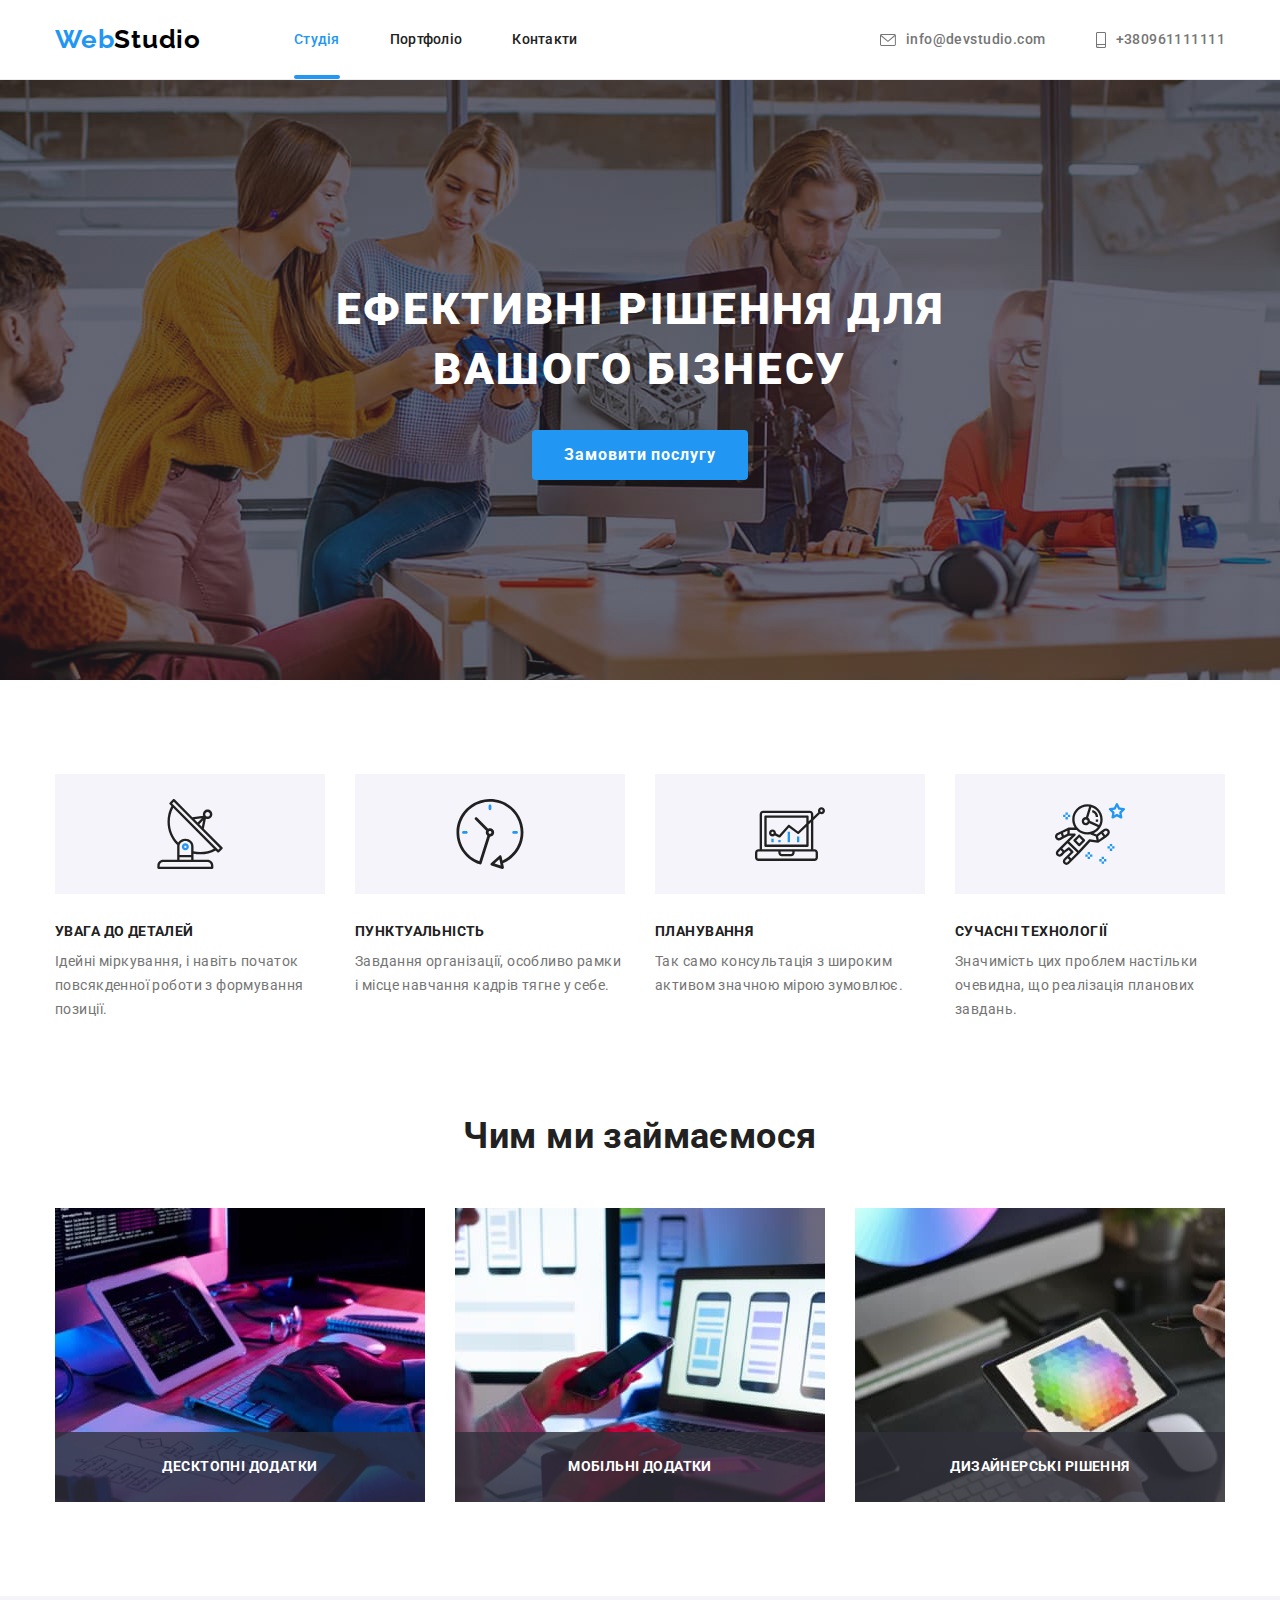
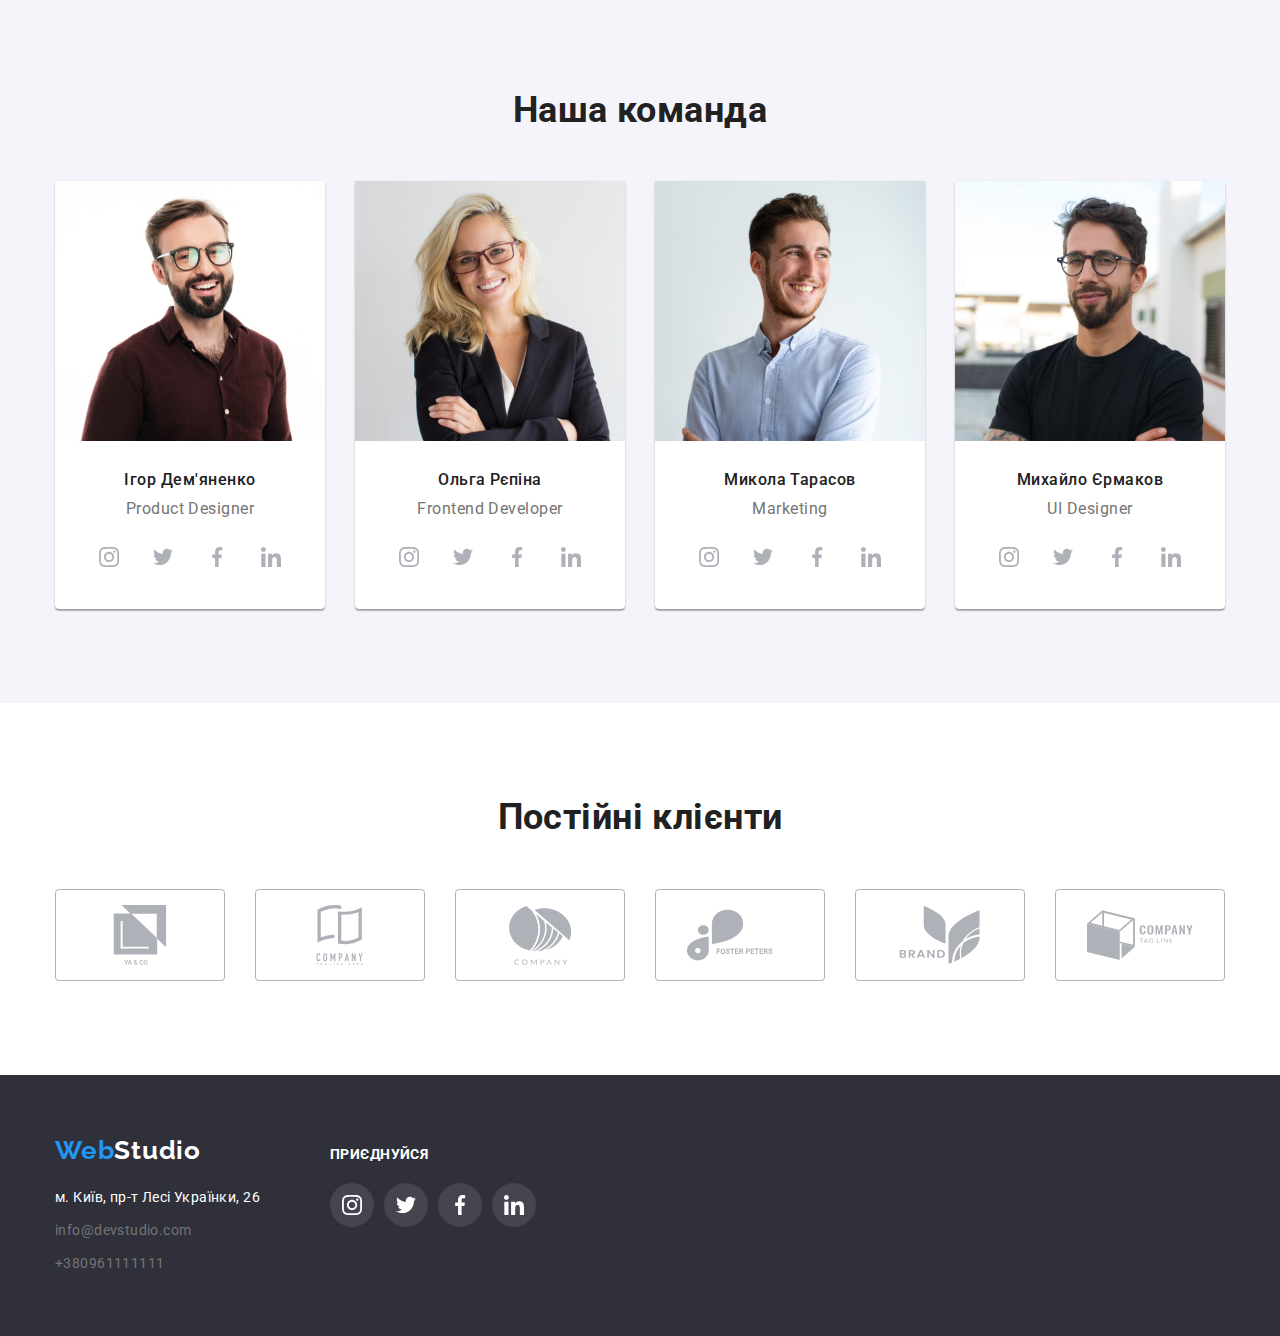
<file: index.html>
<!DOCTYPE html>
<html lang="uk">
<head>
    <meta charset="UTF-8">
    <meta http-equiv="X-UA-Compatible" content="IE=edge">
    <meta name="viewport" content="width=device-width, initial-scale=1.0">
    <title>Студія</title>
    <link rel="preconnect" href="https://fonts.googleapis.com">
    <link rel="preconnect" href="https://fonts.gstatic.com" crossorigin>
    <link href="https://fonts.googleapis.com/css2?family=Raleway:wght@700&family=Roboto:wght@400;500;700;900&display=swap" rel="stylesheet">
    <link rel="stylesheet" href="https://cdnjs.cloudflare.com/ajax/libs/modern-normalize/1.1.0/modern-normalize.min.css">
    <link rel="stylesheet" href="./css/style.css" />
</head>

<body>
    <!--Шапка-->
    <header class="header-container">
        <div class="container container-items">
            <a class="logoweb link" href="./index.html">Web<span class="logostudio">Studio</span>
            </a>
    
            <nav class="navigation">
                <ul class="navigation-items">
                    <li><a class="navigation-link link current navline" href="./index.html">Студія</a></li>
                    <li><a class="navigation-link link" href="./portfolio.html">Портфоліо</a></li>
                    <li><a class="navigation-link link" href="">Контакти</a></li>
                </ul>
            </nav>
    
            <ul class="header-contacts">
                <li>
                    <a class="header-mail link" href=mailto:info@devstudio.com>
                        <svg class="headermail-icon">
                            <use href="./images/symbol-defs.svg#icon-envelope"></use>
                        </svg>info@devstudio.com
                    </a>
                </li>
                <li>
                    <a class="header-tel link" href=tel:+380961111111>
                        <svg class="headertel-icon">
                            <use href="./images/symbol-defs.svg#icon-tel"></use>
                        </svg>+380961111111
                    </a>
                </li>
            </ul>
        </div>
    </header>

    <!--Герой-->
    <main>
        <section class="hero">
            <div class="hero-container container">
                <h1 class="herotext">Ефективні рішення для вашого бізнесу</h1>
                <button type="button" class="button" data-modal-open>Замовити послугу
                </button>
            </div>
        </section>
    
    <!--Якості студії-->
        <section class="benefits section" >
            <div class="container">
                <h2 class="visually-hidden">Якості</h2>
                <ul class="benefits-items">
                <li class="benefits-container">
                    <div class="benefits-iconbox">
                        <svg class="benefits-icon">
                            <use href="./images/symbol-defs.svg#icon-antenna"></use>
                        </svg>
                    </div>
                    <h3 class="benefits-titles">Увага до деталей</h3>
                    <p class="benefits-p">Ідейні міркування, і навіть початок повсякденної роботи з формування позиції.</p>
                </li>
                <li class="benefits-container">
                    <div class="benefits-iconbox">
                        <svg class="benefits-icon">
                            <use href="./images/symbol-defs.svg#icon-clock"></use>
                        </svg>
                    </div>
                    <h3 class="benefits-titles">Пунктуальність</h3>
                    <p class="benefits-p">Завдання організації, особливо рамки і місце навчання кадрів тягне у себе.</p>
                </li>
                <li class="benefits-container">
                    <div class="benefits-iconbox">
                        <svg class="benefits-icon">
                            <use href="./images/symbol-defs.svg#icon-diagram"></use>
                        </svg>
                    </div>
                    <h3 class="benefits-titles">Планування</h3>
                    <p class="benefits-p">Так само консультація з широким активом значною мірою зумовлює.</p>
                </li>
                <li class="benefits-container">
                    <div class="benefits-iconbox">
                        <svg class="benefits-icon">
                            <use href="./images/symbol-defs.svg#icon-astronaut"></use>
                        </svg>
                    </div>
                    <h3 class="benefits-titles">Сучасні технології</h3>
                    <p class="benefits-p">Значимість цих проблем настільки очевидна, що реалізація планових завдань.</p>
                </li>
                </ul>
            </div>
        </section>

    <!--Чим займаємось-->
        <section class="ourworks section">
            <div class="container">
            <h2 class="secondary-title">Чим ми займаємося</h2>
            <ul class="works-items">
                <li class="works-item">
                    <img src="./images/box1Sq.jpg" alt="обробка фотографій" width="370">
                    <p class="workcard-text">Десктопні додатки</p>
                </li>
                <li class="works-item">
                    <img src="./images/box2Sq.jpg" alt="обробка фотографій" width="370">
                    <p class="workcard-text">Мобільні додатки</p>
                </li>
                <li class="works-item">
                    <img src="./images/box3Sq.jpg" alt="обробка фотографій" width="370">
                    <p class="workcard-text">Дизайнерські рішення</p>
                </li>
            </ul> 
            </div>
        </section>
        
        <!--Наша команда-->
        <section class="ourteam section">
            <div class="container">
            <h2 class="secondary-title">Наша команда</h2>
            <ul class="specialists">
                <li class="specialist">
                    <img src="./images/1IgorSq.jpg" alt="фото Ігор Дем'яненко" width="270">
                    <div class="ourteamtext">
                    <h3 class="ourteam-titles">Ігор Дем'яненко</h3>
                    <p class="ourteam-p">Product Designer</p>
                    <ul class="specialistlink-items">
                        <li class="specialist-item">
                            <a class="specialistlink" href="https://www.instagram.com/">
                                <svg class="specialistlink-icon">
                                    <use href="./images/symbol-defs.svg#icon-instagram">
                                    </use>
                                </svg>
                            </a>
                        </li>
                        <li class="specialist-item">
                            <a class="specialistlink" href="https://twitter.com/">
                                <svg class="specialistlink-icon">
                                    <use href="./images/symbol-defs.svg#icon-twitter">
                                    </use>
                                </svg>
                            </a>
                        </li>
                        <li class="specialist-item">
                            <a class="specialistlink" href="https://www.facebook.com/">
                                <svg class="specialistlink-icon">
                                    <use href="./images/symbol-defs.svg#icon-facebook">
                                    </use>
                                </svg>
                            </a>
                        </li>
                        <li class="specialist-item">
                            <a class="specialistlink" href="https://www.linkedin.com/">
                                <svg class="specialistlink-icon">
                                    <use href="./images/symbol-defs.svg#icon-linkedin">
                                    </use>
                                </svg>
                            </a>
                        </li> 
                    </ul>                       
                    </div>
                </li>
                <li class="specialist">
                    <img src="./images/2OlgaSq.jpg" alt="фото Ольга Рєпіна" width="270">
                    <div class="ourteamtext">
                    <h3 class="ourteam-titles">Ольга Рєпіна</h3>
                    <p class="ourteam-p">Frontend Developer</p>
                    <ul class="specialistlink-items">
                        <li class="specialist-item">
                            <a class="specialistlink" href="https://www.instagram.com/">
                                <svg class="specialistlink-icon">
                                    <use href="./images/symbol-defs.svg#icon-instagram">
                                    </use>
                                </svg>
                            </a>
                        </li>
                        <li class="specialist-item">
                            <a class="specialistlink" href="https://twitter.com/">
                                <svg class="specialistlink-icon">
                                    <use href="./images/symbol-defs.svg#icon-twitter">
                                    </use>
                                </svg>
                            </a>
                        </li>
                        <li class="specialist-item">
                            <a class="specialistlink" href="https://www.facebook.com/">
                                <svg class="specialistlink-icon">
                                    <use href="./images/symbol-defs.svg#icon-facebook">
                                    </use>
                                </svg>
                            </a>
                        </li>
                        <li class="specialist-item">
                            <a class="specialistlink" href="https://www.linkedin.com/">
                                <svg class="specialistlink-icon">
                                    <use href="./images/symbol-defs.svg#icon-linkedin">
                                    </use>
                                </svg>
                            </a>
                        </li>
                    </ul>
                    </div>
                </li>
                <li class="specialist">
                    <img src="./images/3MykolaSq.jpg" alt="фото Микола Тарасов" width="270">
                    <div class="ourteamtext">
                    <h3 class="ourteam-titles">Микола Тарасов</h3>
                    <p class="ourteam-p">Marketing</p>
                    <ul class="specialistlink-items">
                        <li class="specialist-item">
                            <a class="specialistlink" href="https://www.instagram.com/">
                                <svg class="specialistlink-icon">
                                    <use href="./images/symbol-defs.svg#icon-instagram">
                                    </use>
                                </svg>
                            </a>
                        </li>
                        <li class="specialist-item">
                            <a class="specialistlink" href="https://twitter.com/">
                                <svg class="specialistlink-icon">
                                    <use href="./images/symbol-defs.svg#icon-twitter">
                                    </use>
                                </svg>
                            </a>
                        </li>
                        <li class="specialist-item">
                            <a class="specialistlink" href="https://www.facebook.com/">
                                <svg class="specialistlink-icon">
                                    <use href="./images/symbol-defs.svg#icon-facebook">
                                    </use>
                                </svg>
                            </a>
                        </li>
                        <li class="specialist-item">
                            <a class="specialistlink" href="https://www.linkedin.com/">
                                <svg class="specialistlink-icon">
                                    <use href="./images/symbol-defs.svg#icon-linkedin">
                                    </use>
                                </svg>
                            </a>
                        </li>
                    </ul>
                    </div>
                </li>
                <li class="specialist">
                    <img src="./images/4MykhailoSq.jpg" alt="фото Михайло Єрмаков" width="270">
                    <div class="ourteamtext">
                    <h3 class="ourteam-titles">Михайло Єрмаков</h3>
                    <p class="ourteam-p">UI Designer</p>
                    <ul class="specialistlink-items">
                        <li class="specialist-item">
                            <a class="specialistlink" href="https://www.instagram.com/">
                                <svg class="specialistlink-icon">
                                    <use href="./images/symbol-defs.svg#icon-instagram">
                                    </use>
                                </svg>
                            </a>
                        </li>
                        <li class="specialist-item">
                            <a class="specialistlink" href="https://twitter.com/">
                                <svg class="specialistlink-icon">
                                    <use href="./images/symbol-defs.svg#icon-twitter">
                                    </use>
                                </svg>
                            </a>
                        </li>
                        <li class="specialist-item">
                            <a class="specialistlink" href="https://www.facebook.com/">
                                <svg class="specialistlink-icon">
                                    <use href="./images/symbol-defs.svg#icon-facebook">
                                    </use>
                                </svg>
                            </a>
                        </li>
                        <li class="specialist-item">
                            <a class="specialistlink" href="https://www.linkedin.com/">
                                <svg class="specialistlink-icon">
                                    <use href="./images/symbol-defs.svg#icon-linkedin">
                                    </use>
                                </svg>
                            </a>
                        </li>
                    </ul>
                    </div>
                </li>
            </ul>
            </div>
        </section>

        <!--Постійні клієнти-->
        <section class="ourclients section">
            <div class="container">
                <h2 class="secondary-title">Постійні клієнти</h2>
                <ul class="client-items">
                    <li class="client-item">
                        <a class="client-button" href="#">
                        <svg class="client-icon">
                            <use href="./images/symbol-defs.svg#icon-group1"></use>
                        </svg>
                        </a>
                    </li>
                    <li class="client-item">
                        <a class="client-button" href="#">
                                <svg class="client-icon">
                                    <use href="./images/symbol-defs.svg#icon-group2"></use>
                                </svg>
                        </a>
                    </li>
                    <li class="client-item">
                        <a class="client-button" href="#">
                        <svg class="client-icon">
                            <use href="./images/symbol-defs.svg#icon-group3"></use>
                        </svg>
                        </a>
                    </li>
                    <li class="client-item">
                        <a class="client-button" href="#">
                                <svg class="client-icon">
                                    <use href="./images/symbol-defs.svg#icon-group4"></use>
                                </svg>
                        </a>
                    </li>
                    <li class="client-item">
                        <a class="client-button" href="#">
                                <svg class="client-icon">
                                    <use href="./images/symbol-defs.svg#icon-group5"></use>
                                </svg>
                        </a>
                    </li>
                    <li class="client-item">
                        <a class="client-button" href="#">
                                <svg class="client-icon">
                                    <use href="./images/symbol-defs.svg#icon-group6"></use>
                                </svg>
                        </a>
                    </li>
                </ul>
            </div>
        </section>
    </main>
    
    <!--Підвал-->
    <footer class="footer">
        <div class="container footer-conteiner">
            <div class="footer-contacts">
        <a class="footer-logoweb link" href="./index.html">Web<span class="footer-logostudio">Studio</span>
        </a>
        <address>
            <ul>
                <li class="contactlist-item">
                    <a class="contact-link link" href="https://goo.gl/maps/CPtrU1FHBa2aNyZL9" target="_blank"
                        rel="noopener noreferrer nofollow">
                        м. Київ, пр-т Лесі Українки, 26</a>
                </li>
                <li class="contactlist-item">
                    <a class="contact-list link" href="mailto:info@devstudio.com">info@devstudio.com</a>
                </li>
                <li class="contactlist-item">
                    <a class="contact-list link" href="tel:+380961111111">+380961111111</a>
                </li>
                </ul>
        </address>
            </div>
            
            <div class="footer-join">
                <p>Приєднуйся</p>
                <ul class="footer-icons">
                    <li class="footer-icon">
                        <a class="footerlink" href="https://www.instagram.com/">
                            <svg class="footertlink-icon">
                                <use href="./images/symbol-defs.svg#icon-instagram">
                                </use>
                            </svg>
                        </a>
                    </li>
                    <li class="footer-icon">
                        <a class="footerlink" href="https://twitter.com/">
                            <svg class="footertlink-icon">
                                <use href="./images/symbol-defs.svg#icon-twitter">
                                </use>
                            </svg>
                        </a>
                    </li>
                    <li class="footer-icon">
                        <a class="footerlink" href="https://www.facebook.com/">
                            <svg class="footertlink-icon">
                                <use href="./images/symbol-defs.svg#icon-facebook">
                                </use>
                            </svg>
                        </a>
                    </li>
                    <li class="footer-icon">
                        <a class="footerlink" href="https://www.linkedin.com/">
                            <svg class="footertlink-icon">
                                <use href="./images/symbol-defs.svg#icon-linkedin">
                                </use>
                            </svg>
                        </a>
                    </li>
                </ul>
            </div>
        </div>
    </footer>
    <div class="backdrop is-hidden" data-modal>
        <div class="modal">
            <button type="button" class="closebutton" data-modal-close>
                <svg class="closebutton-icon">
                    <use href="./images/symbol-defs.svg#icon-close">
                        
                    </use>
                </svg>
            </button>
        </div>
    </div>
<script src="./js/modal.js"></script>

</body>

</html>
</file>
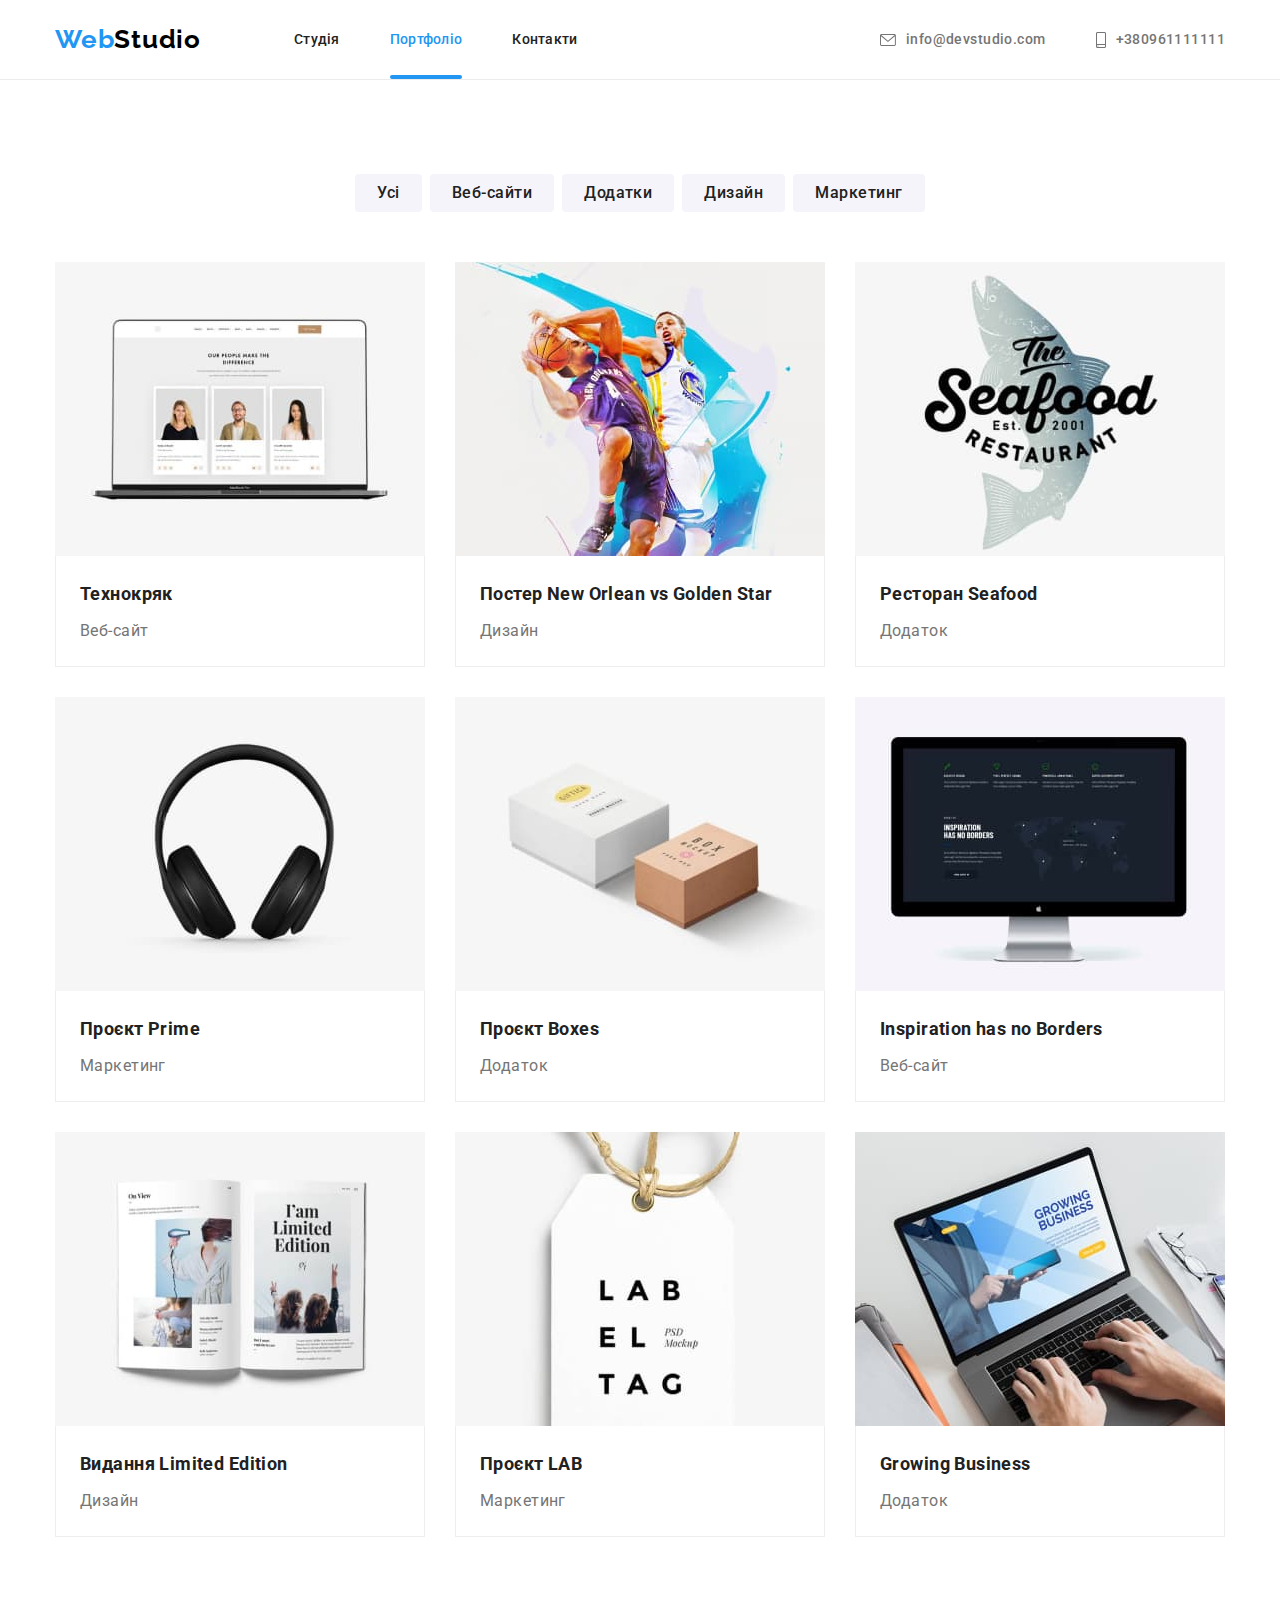
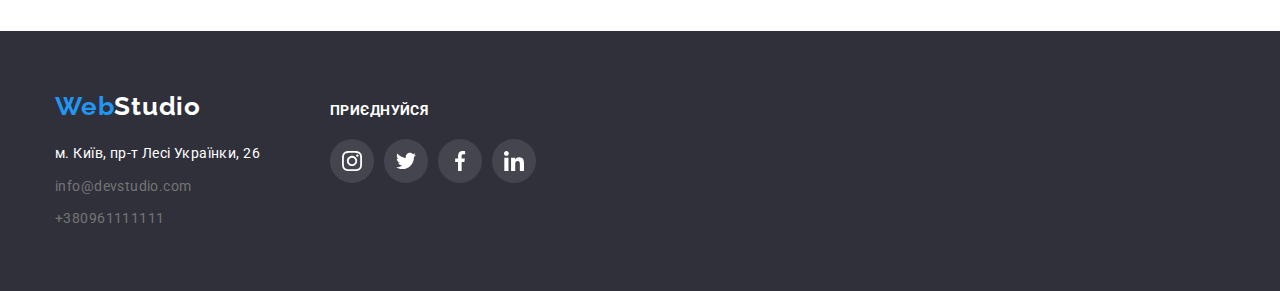
<file: portfolio.html>
<!DOCTYPE html>
<html lang="uk">
<head>
    <meta charset="UTF-8">
    <meta http-equiv="X-UA-Compatible" content="IE=edge">
    <meta name="viewport" content="width=device-width, initial-scale=1.0">
    <title>Портфоліо</title>
    <link rel="preconnect" href="https://fonts.googleapis.com">
    <link rel="preconnect" href="https://fonts.gstatic.com" crossorigin>
    <link href="https://fonts.googleapis.com/css2?family=Raleway:wght@700&family=Roboto:wght@400;500;700;900&display=swap" rel="stylesheet">
    <link rel="stylesheet" href="https://cdnjs.cloudflare.com/ajax/libs/modern-normalize/1.1.0/modern-normalize.min.css">
    <link rel="stylesheet" href="./css/style.css" />
</head>

<body class="body">
    <!--Шапка-->
    <header class="header-container">
        <div class="container container-items">
            <a class="logoweb link" href="./index.html">Web<span class="logostudio">Studio</span>
            </a>
    
            <nav class="navigation">
                <ul class="navigation-items">
                    <li><a class="navigation-link link" href="./index.html">Студія</a></li>
                    <li><a class="navigation-link link current navline" href="./portfolio.html">Портфоліо</a></li>
                    <li><a class="navigation-link link" href="">Контакти</a></li>
                </ul>
            </nav>
            
            <ul class="header-contacts">
                <li>
                    <a class="header-mail link" href=mailto:info@devstudio.com>
                        <svg class="headermail-icon">
                        <use href="./images/symbol-defs.svg#icon-envelope"></use>
                        </svg>info@devstudio.com
                    </a>
                </li>
                <li>
                    <a class="header-tel link" href=tel:+380961111111>
                        <svg class="headertel-icon">
                        <use href="./images/symbol-defs.svg#icon-tel"></use>
                        </svg>+380961111111
                    </a>
                </li>
            </ul>
        </div>
    </header>
    
    <main>
        
        <!--Фільтр-->
        <section class="allworks section">
            <div class="container">
            <h1 class="visually-hidden">Наші роботи</h1>
            <ul class="filterbuttons">
                <li class="filterbutton-item"><button type="button" class="filterbutton">Усі</button></li>
                <li class="filterbutton-item"><button type="button" class="filterbutton">Веб-сайти</button></li>
                <li class="filterbutton-item"><button type="button" class="filterbutton">Додатки</button></li>
                <li class="filterbutton-item"><button type="button" class="filterbutton">Дизайн</button></li>
                <li class="filterbutton-item"><button type="button" class="filterbutton">Маркетинг</button></li>
            </ul>

        <!--Всі роботи-->
            
            <ul class="example-items">
                <li class="example">
                    <a class="link example-hover" href="">
                        <div class="examplecard">
                    <img src="./images/workphoto1.jpg" alt="зображення веб-сайт" width="370">
                        <p class="examplecard-text">
                            Ресурс пропонує комплексні пропозиції з різним рівнем функціоналу та сервісів. Все це дозволить відвідувачу отримати вичерпні відомості про компанію чи приватну особу.
                        </p>
                        </div>
                        <div class="exampletext">
                            <h2 class="allworks-titles">Технокряк</h2>
                            <p class="allworks-p">Веб-сайт</p>
                        </div>
                    </a>
                </li>
                <li class="example">
                    <a class="link example-hover" href="">
                    <div class="examplecard">
                    <img src="./images/workphoto2.jpg" alt="зображення веб-сайт" width="370">
                        <p class="examplecard-text">
                            Ресурс пропонує комплексні пропозиції з різним рівнем функціоналу та сервісів. Все це дозволить відвідувачу отримати вичерпні відомості про компанію чи приватну особу.
                        </p>
                        </div>                      <div class="exampletext">
                            <h2 class="allworks-titles">Постер New Orlean vs Golden Star</h2>
                            <p class="allworks-p">Дизайн</p>
                        </div>
                    </a>
                </li>
                <li class="example">
                    <a class="link example-hover" href="/">
                    <div class="examplecard">
                    <img src="./images/workphoto3.jpg" alt="зображення веб-сайт" width="370">
                        <p class="examplecard-text">
                            Ресурс пропонує комплексні пропозиції з різним рівнем функціоналу та сервісів. Все це дозволить відвідувачу отримати вичерпні відомості про компанію чи приватну особу.
                        </p>
                        </div>                       <div class="exampletext">
                            <h2 class="allworks-titles">Ресторан Seafood</h2>
                            <p class="allworks-p">Додаток</p>
                        </div>
                    </a>
                </li>
                <li class="example">
                    <a class="link example-hover" href="/">
                    <div class="examplecard">
                    <img src="./images/workphoto4.jpg" alt="зображення веб-сайт" width="370">
                        <p class="examplecard-text">
                            Ресурс пропонує комплексні пропозиції з різним рівнем функціоналу та сервісів. Все це дозволить відвідувачу отримати вичерпні відомості про компанію чи приватну особу.
                        </p>
                        </div>
                        <div class="exampletext">
                            <h2 class="allworks-titles">Проєкт Prime</h2>
                            <p class="allworks-p">Маркетинг</p>
                        </div>
                    </a>
                </li>
                <li class="example">
                    <a class="link example-hover" href="/">
                    <div class="examplecard">
                    <img src="./images/workphoto5.jpg" alt="зображення веб-сайт" width="370">
                        <p class="examplecard-text">
                            Ресурс пропонує комплексні пропозиції з різним рівнем функціоналу та сервісів. Все це дозволить відвідувачу отримати вичерпні відомості про компанію чи приватну особу.
                        </p>
                        </div>                       <div class="exampletext">
                            <h2 class="allworks-titles">Проєкт Boxes</h2>
                            <p class="allworks-p">Додаток</p>
                        </div>
                    </a>
                </li>
                <li class="example">
                    <a class="link example-hover" href="/">
                    <div class="examplecard">
                    <img src="./images/workphoto6.jpg" alt="зображення веб-сайт" width="370">
                        <p class="examplecard-text">
                            Ресурс пропонує комплексні пропозиції з різним рівнем функціоналу та сервісів. Все це дозволить відвідувачу отримати вичерпні відомості про компанію чи приватну особу.
                        </p>
                        </div>                        <div class="exampletext">
                            <h2 class="allworks-titles">Inspiration has no Borders</h2>
                            <p class="allworks-p">Веб-сайт</p>
                        </div>
                    </a>
                </li>
                <li class="example">
                    <a class="link example-hover" href="/">
                    <div class="examplecard">
                    <img src="./images/workphoto7.jpg" alt="зображення веб-сайт" width="370">
                        <p class="examplecard-text">
                            Ресурс пропонує комплексні пропозиції з різним рівнем функціоналу та сервісів. Все це дозволить відвідувачу отримати вичерпні відомості про компанію чи приватну особу.
                        </p>
                        </div>                      <div class="exampletext">
                            <h2 class="allworks-titles">Видання Limited Edition</h2>
                        <p class="allworks-p">Дизайн</p>
                        </div>
                    </a>
                </li>
                <li class="example">
                    <a class="link example-hover" href="/">
                    <div class="examplecard">
                    <img src="./images/workphoto8.jpg" alt="зображення веб-сайт" width="370">
                        <p class="examplecard-text">
                            Ресурс пропонує комплексні пропозиції з різним рівнем функціоналу та сервісів. Все це дозволить відвідувачу отримати вичерпні відомості про компанію чи приватну особу.
                        </p>
                        </div>
                        <div class="exampletext">
                            <h2 class="allworks-titles">Проєкт LAB</h2>
                            <p class="allworks-p">Маркетинг</p>
                        </div>
                    </a>
                </li>
                <li class="example">
                    <a class="link example-hover" href="/">
                    <div class="examplecard">
                    <img src="./images/workphoto9.jpg" alt="зображення веб-сайт" width="370">
                        <p class="examplecard-text">
                            Ресурс пропонує комплексні пропозиції з різним рівнем функціоналу та сервісів. Все це дозволить відвідувачу отримати вичерпні відомості про компанію чи приватну особу.
                        </p>
                        </div>                       <div class="exampletext">
                            <h2 class="allworks-titles">Growing Business</h2>
                            <p class="allworks-p">Додаток</p>
                        </div>
                    </a>
                </li>
            </ul>
            </div>
        </section>
    </main>

    <!--Підвал-->
    <footer class="footer">
        <div class="container footer-conteiner" >
                <div class="footer-contacts">
                    <a class="footer-logoweb link" href="./index.html">Web<span class="footer-logostudio">Studio</span>
                    </a>
                    <address>
                        <ul>
                            <li class="contactlist-item">
                                <a class="contact-link link" href="https://goo.gl/maps/CPtrU1FHBa2aNyZL9" target="_blank"
                                    rel="noopener noreferrer nofollow">
                                    м. Київ, пр-т Лесі Українки, 26</a>
                            </li>
                            <li class="contactlist-item">
                                <a class="contact-list link" href="mailto:info@devstudio.com">info@devstudio.com</a>
                            </li>
                            <li class="contactlist-item">
                                <a class="contact-list link" href="tel:+380961111111">+380961111111</a>
                            </li>
                        </ul>
                    </address>
                </div>
    
                <div class="footer-join">
                    <p>Приєднуйся</p>
                    <ul class="footer-icons">
                        <li class="footer-icon">
                            <a class="footerlink" href="https://www.instagram.com/">
                                <svg class="footertlink-icon">
                                    <use href="./images/symbol-defs.svg#icon-instagram">
                                    </use>
                                </svg>
                            </a>
                        </li>
                        <li class="footer-icon">
                            <a class="footerlink" href="https://twitter.com/">
                                <svg class="footertlink-icon">
                                    <use href="./images/symbol-defs.svg#icon-twitter">
                                    </use>
                                </svg>
                            </a>
                        </li>
                        <li class="footer-icon">
                            <a class="footerlink" href="https://www.facebook.com/">
                                <svg class="footertlink-icon">
                                    <use href="./images/symbol-defs.svg#icon-facebook">
                                    </use>
                                </svg>
                            </a>
                        </li>
                        <li class="footer-icon">
                            <a class="footerlink" href="https://www.linkedin.com/">
                                <svg class="footertlink-icon">
                                    <use href="./images/symbol-defs.svg#icon-linkedin">
                                    </use>
                                </svg>
                            </a>
                        </li>
                    </ul>
                </div>
        </div>
    </footer>
    
    
    </body>
    
    </html>
</file>
<file: css/style.css>
:root {
    --titletext-color: #212121;
    --p-color: #757575;
    --hover-color: #2196F3;
    --textwhite-color: #ffffff;
    --backgroundfilter-color: #EEEEEE;
    --footerbgc-color: #2F303A;
    
    --noname-color: #F5F4FA;
    --noname-color: #FFFFFF 60%;
    --noname-color: #000000;
    --headerline-color: #ECECEC;
}

body{
    font-family: 'Roboto', 'Raleway', sans-serif;
    background-color: #ffffff;
    color: #757575;
    font-size: 14px;
    letter-spacing: 0.03em;
}

ul,h2,p{
    list-style: none;
    margin: 0;
    padding: 0;
}

img{
    display: block;
    margin: 0;
    padding: 0;
    max-width: 100%;
    height: auto;
}

.section{
    padding-top: 94px;
    padding-bottom: 94px;
}

.container{
    margin-left: auto;
    margin-right: auto;
    width: 1200px;
    padding: 0 15px;
}

.link{
    text-decoration: none;
}
.visually-hidden {
    position: absolute;
    width: 1px;
    height: 1px;
    margin: -1px;
    border: 0;
    padding: 0;
    white-space: nowrap;
    clip-path: inset(100%);
    clip: rect(0 0 0 0);
    overflow: hidden;
}

.secondary-title{
    font-weight: 700;
    font-size: 36px;
    line-height: 1.16;
    color: var(--titletext-color);
    margin-top: 0;
    margin-bottom: 50px;
    text-align: center;
}
.backdrop {
    position: fixed;
    top: 0;
    left: 0;
    width: 100%;
    height: 100%;
    background-color: rgba(0, 0, 0, 0.2);
    opacity: 1;
    transition: opacity 1000ms cubic-bezier(0.4, 0, 0.2, 1);
}
.backdrop.is-hidden {
    visibility: visible;
    opacity: 0;
    pointer-events: none;
}
.backdrop.is-hidden .modal{
transform: translate(-50%, -50%) scale(1.1);
}
.modal{
    display: flex;
    position: absolute;
    top: 50%;
    left: 50%;
    transform: translate(-50%, -50%) scale(1);
    
    width: 528px;
    height: 581px;
    padding: 8px;
    
    background: #FFFFFF;
    box-shadow: 0px 1px 3px rgba(0, 0, 0, 0.12),
                0px 1px 1px rgba(0, 0, 0, 0.14),
                0px 2px 1px rgba(0, 0, 0, 0.2);
    border-radius: 4px;
    transition: transform 250ms cubic-bezier(0.4, 0, 0.2, 1);
}
.closebutton{
    display: flex;
    position: absolute;
    width: 30px;
    height: 30px;
    right: 8px;
    justify-content: center;
    align-items: center;
    border-radius: 50px;
    background-color: #FFFFFF;
    border: 1px solid rgba(0, 0, 0, 0.1);
    cursor: pointer;
}
.closebutton-icon{
    width: 18px;
    height: 18px;
}

.logoweb{
    font-family: 'Raleway';
    font-weight: 700;
    font-size: 26px;
    line-height: 1.19;
    letter-spacing: 0.03em;
    color: #2196F3;
}
.logostudio{
    color: #000000;
}

.navigation{
margin-left: 93px;
}
.navigation-items{
    font-weight: 500;
    font-size: 14px;
    line-height: 1.14;
    letter-spacing: 0.02em;
    color: var(--titletext-color);
    display: flex;
    gap: 50px;
}

.navigation-link{
    position: relative;
    font-weight: 500;
    font-size: 14px;
    line-height: 1.14;
    letter-spacing: 0.02em;
    color: var(--titletext-color);
    padding-top: 32px;
    padding-bottom: 32px;
    transition: color 250ms cubic-bezier(0.4, 0, 0.2, 1);
}

.navigation-link:hover,
.navigation-link:focus{
    color: var(--hover-color);
}
.navline::after{
    content: '';
    display: block;
    position: absolute;
    bottom: 0;
    width: 100%;
    height: 4px;
    border-radius: 2px;
    background: var(--hover-color);
}
.current{
   color: var(--hover-color);
}

.headermail-icon:hover,
.headertel-icon:hover,
.headermail-icon:focus,
.headertel-icon:focus,
.contact-list:hover,
.contact-list:focus,
.contact-link:hover,
.contact-link:focus,
.header-mail:hover,
.header-mail:focus,
.header-tel:hover,
.header-tel:focus{
    color: var(--hover-color);
    fill: var(--hover-color);
}

.header-contacts{
    display: flex;
    margin-left: auto;
    gap: 50px;
    align-items: center;
}
.headermail-icon{
    width: 16px;
    height: 12px;
    margin-right: 10px;
    fill: currentColor;
}
.headertel-icon{
    width: 10px;
    height: 16px;
    margin-right: 10px;
    fill: currentColor;
}

.header-mail,
.header-tel{
    font-style: normal;
    font-weight: 500;
    font-size: 14px;
    line-height: 1.71;
    letter-spacing: 0.03em;
    color: var(--p-color);
    padding-top: 32px;
    padding-bottom: 32px;
    display: flex;
    align-items: center;
    transition: color 250ms cubic-bezier(0.4, 0, 0.2, 1),
                fill 250ms cubic-bezier(0.4, 0, 0.2, 1);
}
.header-container{
    display: flex;
    border-bottom: 1px solid var(--headerline-color);
    height: 80px;
}
.container-items{
    display: flex;
    align-items: center;
}

.hero{
    height: 600px;
    max-width: 1600px;
    margin-left: auto;
    margin-right: auto;
    background-color: #C4C4C4;
    background-image: linear-gradient(rgba(47, 48, 58, 0.4), 
                                    rgba(47, 48, 58, 0.4)),
    url('../images/herosq.jpg');
    background-repeat: no-repeat;
    background-position: center;
    background-size: cover;
    padding: 200px 0;
    
}
.herotext{
    font-weight: 900;
    font-size: 44px;
    line-height: 1.36;
    letter-spacing: 0.06em;
    text-transform: uppercase;
    text-align: center;
    width: 696px;
    color: var(--textwhite-color);
    margin-top: 0;
    margin-bottom: 30px;
    margin-left: auto;
    margin-right: auto;
}

.button{
    font-family: inherit;
    background: var(--hover-color);
    font-weight: 700;
    font-size: 16px;
    line-height: 1.87;
    letter-spacing: 0.06em;
    color: var(--textwhite-color);
    cursor: pointer;
    padding: 10px 32px;
    border: 0;
    border-radius: 4px;  
    display: block;
    margin-left: auto;
    margin-right: auto;
}

.button:hover,
.button:focus{
    background: var(--hover-color);
}

.benefits-titles{
    font-weight: 700;
    font-size: 14px;
    line-height: 1.14;
    letter-spacing: 0.03em;
    text-transform: uppercase;
    color: var(--titletext-color);
    margin-top: 0;
    margin-bottom: 10px;
    padding: 0;
}
.benefits-p{
    font-weight: 400;
    font-size: 14px;
    line-height: 1.71;
    letter-spacing: 0.03em;
}
.benefits-container{
    width: 270px;
}
.benefits-items{
    display: flex;
    justify-content: space-between;
}
.benefits-container:not(:first-child){
    margin-left: 30px;
}
.benefits-iconbox{
    width: 270px;
    height: 120px;
    background-color: #F5F4FA;
    margin-bottom: 30px;
    display: flex;
    justify-content: center;
    align-items: center;
}
.benefits-icon{
    width: 70px;
    height: 70px;
    

}
.ourteamtext{
    padding: 30px 0;
}
.ourteam-titles{
    font-weight: 500;
    font-size: 16px;
    line-height: 1.18;
    letter-spacing: 0.03em;
    color: var(--titletext-color);
    margin-top: 0;
    margin-bottom: 10px;
}
.ourworks{
    padding-top: 0;
}
.works-items{
    display: flex;
    justify-content: space-between;
}
.works-item:not(:first-child) {
    margin-left: 30px;
}
.works-item{
    position: relative;
}
.workcard-text{
    display: flex;
    position: absolute;
    width: 370px;
    height: 70px;
    font-weight: 700;
    line-height: 1.14;
    text-transform: uppercase;
    background-color: rgba(47, 48, 58, 0.8);
    color: #FFFFFF;
    bottom: 0;
    justify-content: center;
    align-items: center;
}
.ourteam{
    background-color: #F5F4FA;
}
.ourteam-p{
    font-weight: 400;
    font-size: 16px;
    line-height: 1.18;
    letter-spacing: 0.03em;
    margin-bottom: 16px;
}
.specialist {
    width: 270px;
    text-align: center;
    background: var(--textwhite-color);
    box-shadow: 0px 1px 3px rgba(0, 0, 0, 0.12),
                0px 1px 1px rgba(0, 0, 0, 0.14), 
                0px 2px 1px rgba(0, 0, 0, 0.2);
    border-radius: 0px 0px 4px 4px;
}
.specialist:not(:first-child) {
    margin-left: 30px;
}
.specialists{
    display: flex;
}
.specialistlink{
    display: flex;
    justify-content: center;
    align-items: center;
    width: 44px;
    height: 44px;
    border-radius: 50px;
    cursor: pointer;
    color: #AFB1B8;
    transition: background-color 250ms cubic-bezier(0.4, 0, 0.2, 1),
                color 250ms cubic-bezier(0.4, 0, 0.2, 1);
}

.specialistlink:hover,
.specialistlink:focus{
    background-color: var(--hover-color);
    color: var(--textwhite-color);
}

.specialistbutton-item:not(:first-child) {
    margin-left: 10px;
}
.specialistlink-icon{
    width: 20px;
    height: 20px;
    fill: currentColor;
}
.specialistlink-items{
    display: flex;
    justify-content: center;
    gap: 10px;
}

.example-items{
    display: flex;
    flex-wrap: wrap;
}
.example{
width: 370px;
margin-left: 30px;
margin-bottom: 30px;

}
.example-hover{
    transition: box-shadow 250ms cubic-bezier(0.4, 0, 0.2, 1);
}
.example-hover:hover,
.example-hover:focus{
    display: block;
    box-shadow: 0px 1px 1px rgba(0, 0, 0, 0.12),
                0px 4px 4px rgba(0, 0, 0, 0.06), 
                1px 4px 6px rgba(0, 0, 0, 0.16);
}

.example:nth-child(3n+1){
margin-left: 0;
}
.example:nth-child(n+7) {
    margin-bottom: 0;}
.exampletext{
    padding: 20px 24px;
    border: 1px solid var(--backgroundfilter-color);
    border-top: none;
}
.examplecard{
    display: flex;
    position: relative;
    overflow: hidden;
}
.examplecard-text{
    position: absolute;
    width: 100%;
    height: 100%;
    font-weight: 400;
    font-size: 18px;
    line-height: 1.55;
    letter-spacing: 0.03em;
    
    background-color: rgba(33, 150, 243, 0.9);
    color: #FFFFFF;
    padding: 63px 24px;
    justify-content: center;
    align-items: center;

    transform: translateY(101%);
    transition: transform 250ms cubic-bezier(0.4, 0, 0.2, 1);
}
.example-hover:hover .examplecard-text,
.example-hover:focus .examplecard-text {
    transform: translateY(0)
}
.filterbuttons{
    display: flex;
    margin-bottom: 50px;
    justify-content: center;
    
}
.filterbutton-item:not(:first-child) {
    margin-left: 8px;
}
.filterbutton{
    font-family: inherit;
    font-weight: 500;
    font-size: 16px;
    line-height: 1.62;
    text-align: center;
    letter-spacing: 0.03em;
    background-color: #F5F4FA;
    color: var(--titletext-color);
    cursor: pointer;
    border-radius: 4px;
    border: 0;
    padding: 6px 22px;
    transition: background-color 250ms cubic-bezier(0.4, 0, 0.2, 1),
                color 250ms cubic-bezier(0.4, 0, 0.2, 1),
                box-shadow 250ms cubic-bezier(0.4, 0, 0.2, 1);
}
.filterbutton:hover,
.filterbutton:focus{
    background-color: var(--hover-color);
    color: var(--textwhite-color);
    box-shadow: 0px 3px 1px rgba(0, 0, 0, 0.1),
                0px 1px 2px rgba(0, 0, 0, 0.08),
                0px 2px 2px rgba(0, 0, 0, 0.12);
}
 
.client-items{
    display: flex;
}
.client-item:not(:first-child) {
    margin-left: 30px;
}
.client-button{
    display: flex;
    justify-content: center;
    align-items: center;
    width: 170px;
    height: 92px;
    border: 1px solid #AFB1B8;
    border-radius: 4px;
    fill: #AFB1B8;
    transition: fill 250ms cubic-bezier(0.4, 0, 0.2, 1),
                border 250ms cubic-bezier(0.4, 0, 0.2, 1);
}
.client-button:hover{
    border: 1px solid var(--hover-color);
    fill: var(--hover-color);
}
.client-icon{
    width: 106px;
    height: 60px;
}
.footer-conteiner{
    display: flex;
    align-items: baseline;
}
.footer-contacts{
    display: block;
}
.footer-join{
    font-weight: 700;
    font-size: 14px;
    line-height: 1.14;
    letter-spacing: 0.03em;
    text-transform: uppercase;
    color: var(--textwhite-color);
    margin-left: 70px;
}
.footer-icons{
    display: flex;
    margin-top: 20px;
}
.footer-icon{
    width: 44px;
    height: 44px;
    padding: 12px;
    background-color: rgba(255, 255, 255, 0.1);
    border-radius: 50px;
    fill: var(--textwhite-color);
    cursor: pointer;
    transition: background-color 250ms cubic-bezier(0.4, 0, 0.2, 1);
}
.footer-icon:not(:first-child) {
    margin-left: 10px
}
.footer-icon:hover,
.footer-icon:focus {
    background-color: var(--hover-color);
}
.footertlink-icon{
    width: 20px;
    height: 20px;
    fill: var(--textwhite-color);
}
.footer{
    background-color: var(--footerbgc-color);
    padding: 60px 0;
}
.footer-logoweb{
font-family: 'Raleway';
font-weight: 700;
font-size: 26px;
line-height: 1.19;
letter-spacing: 0.03em;
color: #2196F3;
margin-bottom: 20px;
display: block;
}
.footer-logostudio {
    color: var(--textwhite-color);
}

.logostudio-footer{
    font-family: 'Raleway';
    font-weight: 700;
    font-size: 26px;
    line-height: 1.19;
    letter-spacing: 0.03em;
    color: var(--textwhite-color);
}
.contact-list {
    font-style: normal;
    font-weight: 400;
    font-size: 14px;
    line-height: 1.71;
    letter-spacing: 0.03em;
    color: var(--p-color);
    display: block;
    transition: color 250ms cubic-bezier(0.4, 0, 0.2, 1);
}
.contactlist-item:not(:first-child) {
    margin-top: 9px;
}
.contact-link {
    font-style: normal;
    font-weight: 400;
    font-size: 14px;
    line-height: 1.71;
    letter-spacing: 0.03em;
    color: var(--textwhite-color);
    transition: color 250ms cubic-bezier(0.4, 0, 0.2, 1);
}

.allworks-titles{
font-style: normal;
font-weight: 700;
font-size: 18px;
line-height: 2;
color: var(--titletext-color);
margin-bottom: 4px;
}

.allworks-p{
font-weight: 400;
font-size: 16px;
line-height: 1.87;
color: var(--p-color);
}
</file>
